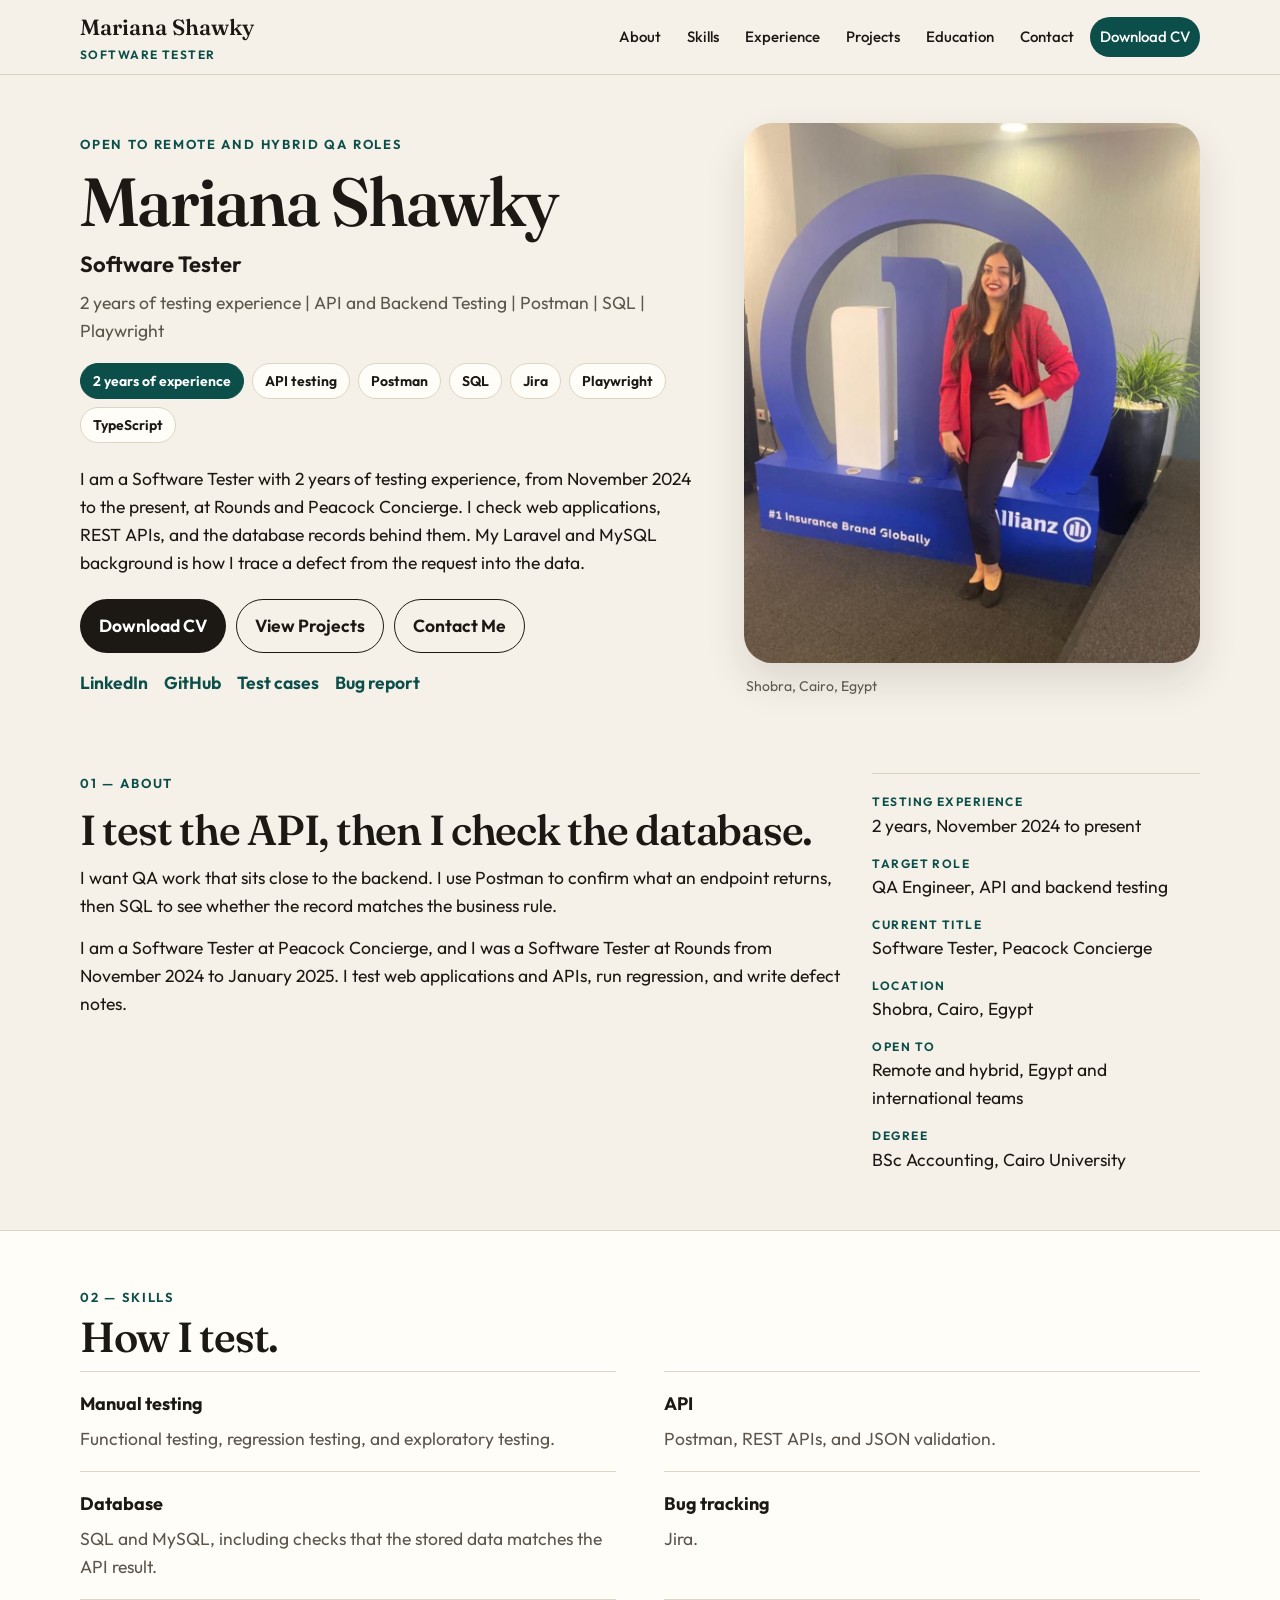
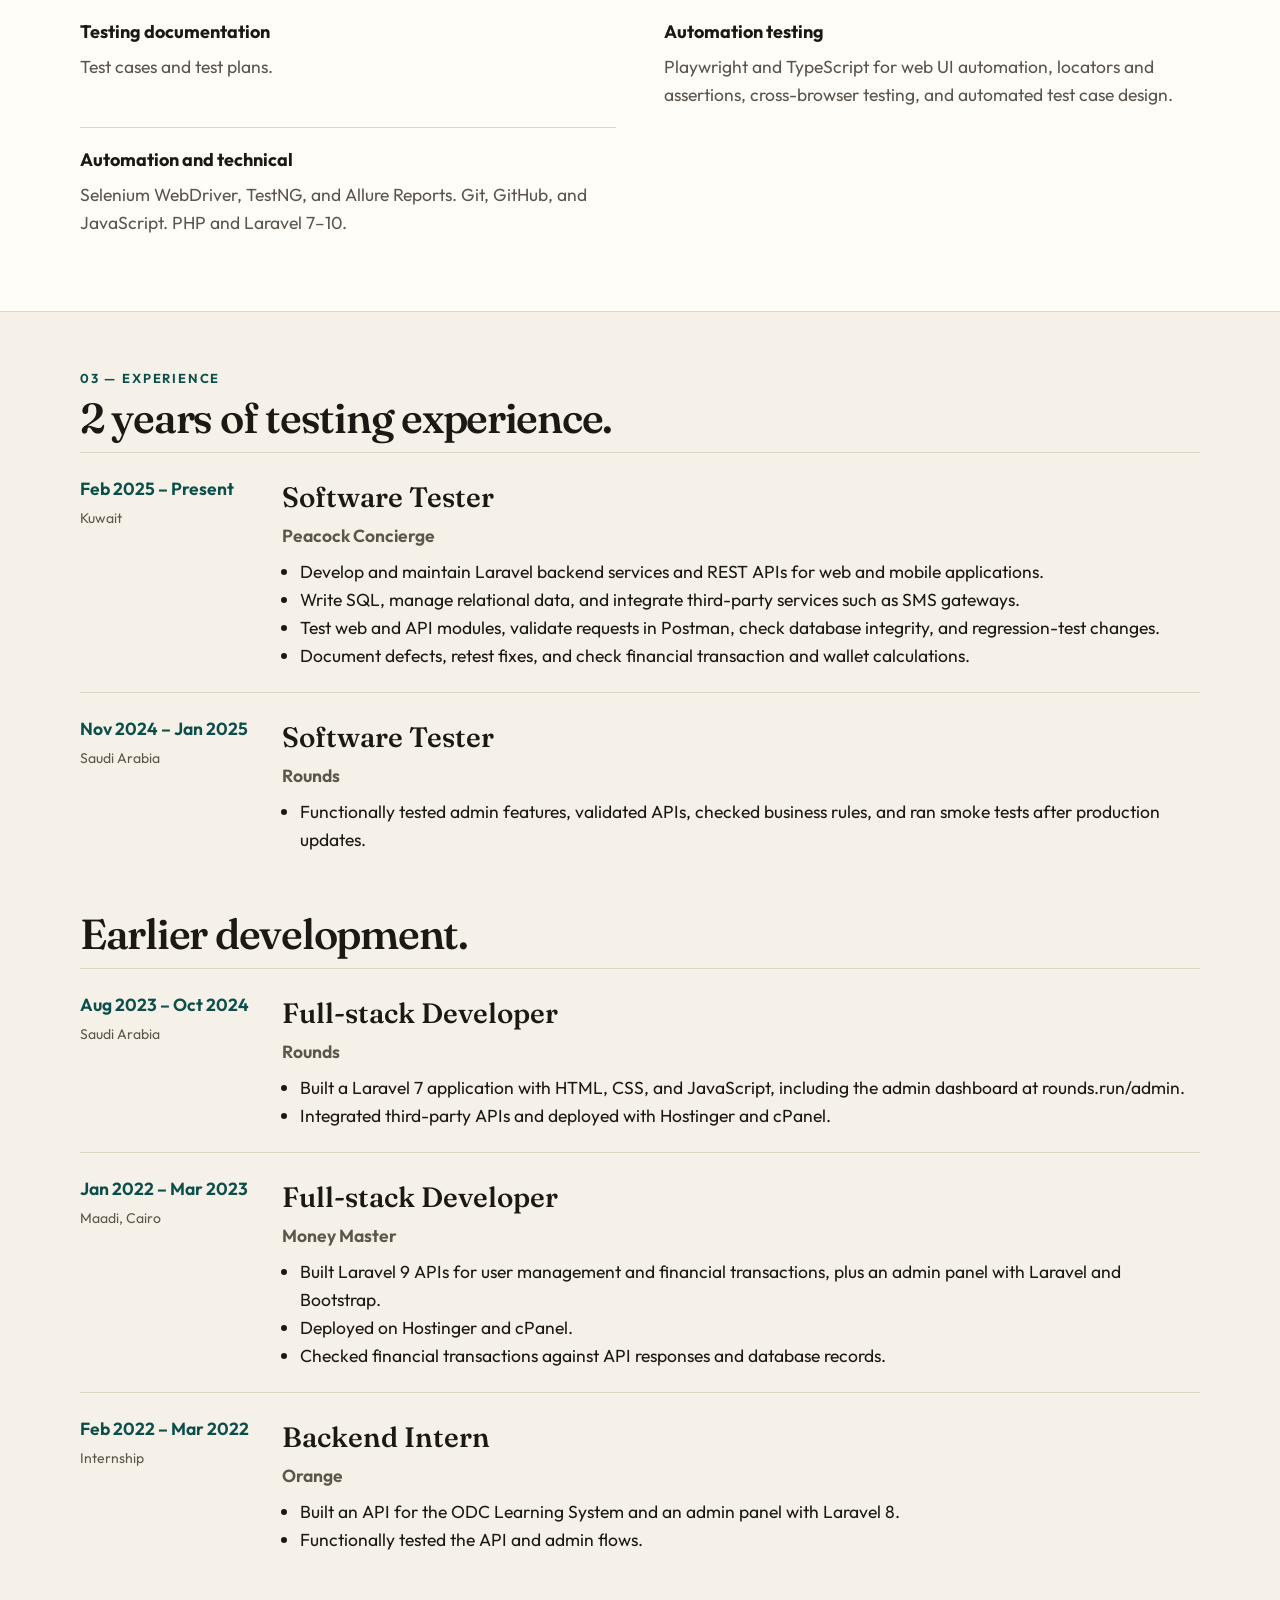
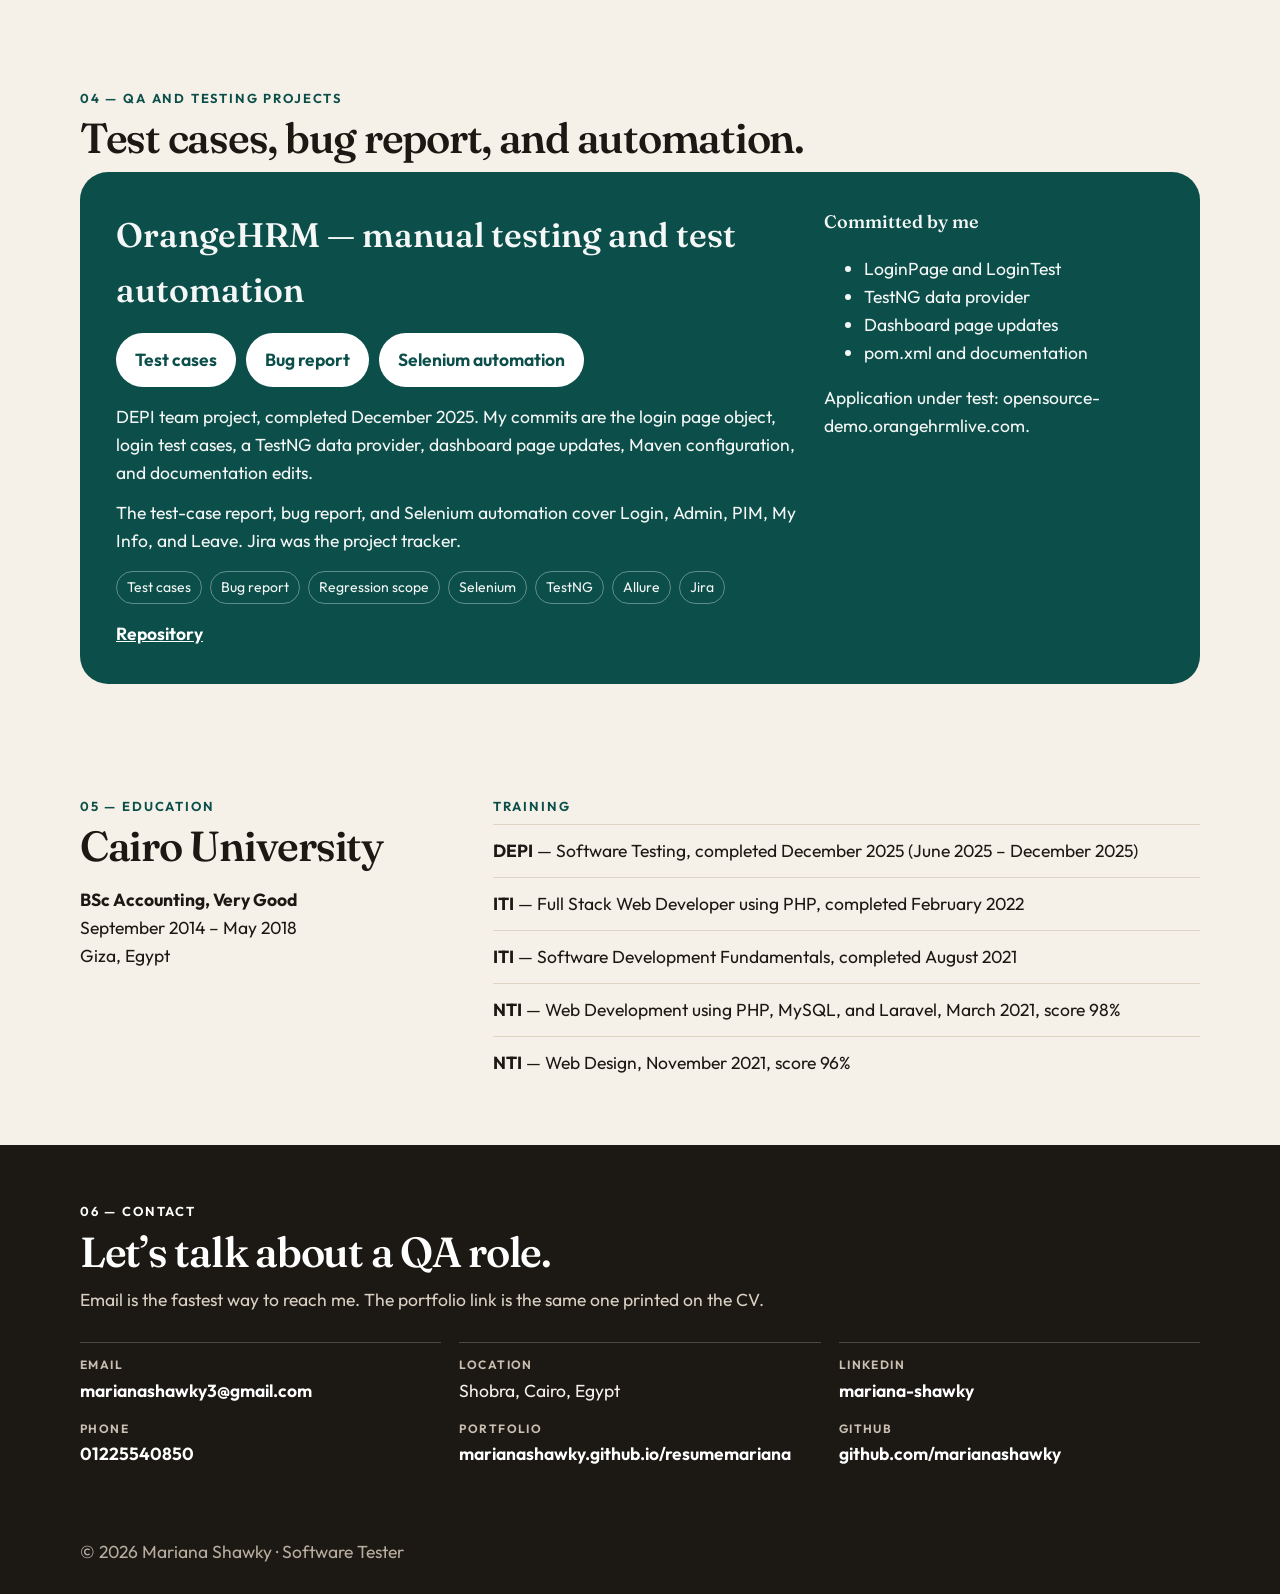
<file: index.html>
<!DOCTYPE html>
<html lang="en">
<head>
  <meta charset="UTF-8" />
  <meta name="viewport" content="width=device-width, initial-scale=1" />
  <title>Mariana Shawky | Software Tester | API and Backend QA</title>
  <meta name="description" content="Mariana Shawky is a Software Tester in Cairo with 2 years of testing experience, focused on API and backend testing with Postman, SQL, Selenium, Playwright, and TypeScript." />
  <meta name="author" content="Mariana Shawky" />
  <meta name="robots" content="index, follow" />
  <link rel="canonical" href="https://marianashawky.github.io/resumemariana/" />
  <meta property="og:type" content="website" />
  <meta property="og:title" content="Mariana Shawky | Software Tester | API and Backend QA" />
  <meta property="og:description" content="Software Tester with 2 years of testing experience, focused on API and backend testing with Postman, SQL, Selenium, Playwright, and TypeScript." />
  <meta property="og:url" content="https://marianashawky.github.io/resumemariana/" />
  <meta property="og:image" content="https://marianashawky.github.io/resumemariana/imgs/WhatsApp%20Image%202025-08-13%20at%203.09.42%20PM%20(1).jpeg" />
  <meta name="theme-color" content="#0c4f4a" />
  <link rel="icon" href="data:image/svg+xml,%3Csvg xmlns='http://www.w3.org/2000/svg' viewBox='0 0 64 64'%3E%3Crect width='64' height='64' rx='8' fill='%230c4f4a'/%3E%3Ctext x='32' y='42' text-anchor='middle' font-family='Georgia,serif' font-size='26' fill='white'%3EMS%3C/text%3E%3C/svg%3E" />
  <link rel="preconnect" href="https://fonts.googleapis.com" />
  <link rel="preconnect" href="https://fonts.gstatic.com" crossorigin />
  <link href="https://fonts.googleapis.com/css2?family=Fraunces:opsz,wght@9..144,560;9..144,680&amp;family=Outfit:wght@400;500;650&amp;display=swap" rel="stylesheet" />
  <script type="application/ld+json">
  {
    "@context": "https://schema.org",
    "@type": "Person",
    "name": "Mariana Shawky",
    "jobTitle": "Software Tester",
    "email": "mailto:marianashawky3@gmail.com",
    "telephone": "+201225540850",
    "url": "https://marianashawky.github.io/resumemariana/",
    "address": { "@type": "PostalAddress", "addressLocality": "Cairo", "addressCountry": "EG" },
    "sameAs": [
      "https://www.linkedin.com/in/mariana-shawky-5a37a4198/",
      "https://github.com/marianashawky"
    ]
  }
  </script>
  <style>
    :root {
      --ink: #1c1915;
      --teal: #0c4f4a;
      --teal-2: #14675f;
      --cream: #f6f1e8;
      --paper: #fffdf8;
      --sand: #ebe3d4;
      --muted: #5c564c;
      --line: #ddd4c4;
      --max: 1120px;
    }
    * { box-sizing: border-box; }
    html { scroll-behavior: smooth; }
    body {
      margin: 0;
      background: var(--cream);
      color: var(--ink);
      font-family: Outfit, "Segoe UI", sans-serif;
      font-size: 17.5px;
      line-height: 1.6;
    }
    img { max-width: 100%; display: block; }
    a { color: var(--teal); }
    :focus-visible { outline: 3px solid var(--teal); outline-offset: 3px; }
    .skip { position: absolute; left: 12px; top: -48px; background: var(--teal); color: #fff; padding: 8px 12px; z-index: 20; }
    .skip:focus { top: 12px; }
    .wrap { width: min(var(--max), calc(100% - 40px)); margin: 0 auto; }
    .site-header {
      position: sticky; top: 0; z-index: 30;
      background: rgba(246, 241, 232, 0.94);
      border-bottom: 1px solid var(--line);
      backdrop-filter: blur(8px);
    }
    .header-inner {
      width: min(var(--max), calc(100% - 40px));
      margin: 0 auto; min-height: 74px;
      display: flex; align-items: center; justify-content: space-between; gap: 16px;
    }
    .brand { text-decoration: none; color: var(--ink); font-family: Fraunces, Georgia, serif; font-size: 22px; font-weight: 560; }
    .brand small { display: block; font-family: Outfit, sans-serif; font-size: 12px; letter-spacing: 0.12em; text-transform: uppercase; color: var(--teal); font-weight: 650; }
    .nav-toggle { display: none; border: 1px solid var(--line); background: var(--paper); border-radius: 8px; padding: 8px 10px; }
    .nav-toggle span { display: block; width: 18px; height: 2px; background: var(--ink); margin: 4px 0; }
    #site-nav { display: flex; align-items: center; gap: 6px; }
    #site-nav a { color: var(--ink); text-decoration: none; font-weight: 500; font-size: 15px; padding: 8px 10px; }
    #site-nav a:hover, #site-nav a.active { color: var(--teal); }
    .nav-cv { background: var(--teal); color: #fff !important; border-radius: 999px; }
    .nav-cv:hover { background: var(--teal-2); }
    .hero { padding: 48px 0 20px; }
    .hero-grid { display: grid; grid-template-columns: 1.15fr 0.85fr; gap: 48px; align-items: end; }
    .kicker { margin: 0 0 14px; color: var(--teal); font-weight: 650; letter-spacing: 0.14em; text-transform: uppercase; font-size: 13px; }
    h1 { font-family: Fraunces, Georgia, serif; font-size: 68px; line-height: 0.95; font-weight: 560; margin: 0 0 14px; letter-spacing: -0.03em; }
    .role { margin: 0; font-size: 22px; font-weight: 650; }
    .subtitle { margin: 6px 0 18px; color: var(--muted); }
    .intro { margin: 0 0 22px; max-width: 58ch; }
    .stats { display: flex; flex-wrap: wrap; gap: 8px; margin: 0 0 22px; padding: 0; list-style: none; }
    .stats li { background: var(--paper); border: 1px solid var(--line); border-radius: 999px; padding: 6px 12px; font-size: 14px; font-weight: 650; }
    .stats li:first-child { background: var(--teal); color: #fff; border-color: var(--teal); }
    .cta { display: flex; flex-wrap: wrap; gap: 10px; }
    .btn { display: inline-flex; align-items: center; text-decoration: none; border-radius: 999px; padding: 12px 18px; font-weight: 650; border: 1px solid transparent; }
    .btn.primary { background: var(--ink); color: #fff; }
    .btn.primary:hover { background: var(--teal); color: #fff; }
    .btn.secondary { background: transparent; color: var(--ink); border-color: var(--ink); }
    .btn.secondary:hover { background: var(--ink); color: #fff; }
    .socials { display: flex; flex-wrap: wrap; gap: 12px 16px; margin-top: 16px; font-weight: 650; }
    .socials a { text-decoration: none; }
    .portrait { margin: 0; }
    .portrait img { width: 100%; height: 540px; object-fit: cover; object-position: center 12%; border-radius: 28px; box-shadow: 0 18px 40px rgba(28, 25, 21, 0.12); }
    .portrait figcaption { margin: 12px 2px 0; color: var(--muted); font-size: 14px; }
    .repo-links { display: flex; flex-wrap: wrap; gap: 8px 16px; margin: 16px 0 0; padding: 0; list-style: none; }
    .repo-links a { color: #fff; font-weight: 650; }
    section { padding: 56px 0; }
    section[id] { scroll-margin-top: 76px; }
    .section-label { margin: 0 0 8px; color: var(--teal); font-size: 13px; font-weight: 650; letter-spacing: 0.14em; text-transform: uppercase; }
    h2 { font-family: Fraunces, Georgia, serif; font-size: 42px; font-weight: 560; line-height: 1.05; margin: 0 0 12px; letter-spacing: -0.03em; }
    .section-lead { margin: 0 0 28px; max-width: 68ch; color: var(--muted); }
    .about-grid { display: grid; grid-template-columns: 1.4fr 0.6fr; gap: 28px; align-items: start; }
    .about-grid p { margin: 0 0 14px; }
    .facts { list-style: none; margin: 0; padding: 18px 0 0; border-top: 1px solid var(--line); display: grid; gap: 14px; }
    .facts span { display: block; font-size: 12px; letter-spacing: 0.12em; text-transform: uppercase; color: var(--teal); font-weight: 650; }
    .band { background: var(--paper); border-block: 1px solid var(--line); }
    .skills { display: grid; grid-template-columns: 1fr 1fr; gap: 0 48px; }
    .skill { padding: 18px 0; border-top: 1px solid var(--line); }
    .skill h3 { margin: 0 0 6px; font-size: 18px; }
    .skill p { margin: 0; color: var(--muted); }
    .timeline { display: grid; gap: 0; }
    .job { display: grid; grid-template-columns: 180px 1fr; gap: 22px; padding: 22px 0; border-top: 1px solid var(--line); }
    .when { margin: 0; color: var(--teal); font-weight: 650; }
    .where { margin: 4px 0 0; color: var(--muted); font-size: 14px; }
    .job h3 { margin: 0; font-family: Fraunces, Georgia, serif; font-size: 28px; font-weight: 560; }
    .job .company { margin: 2px 0 8px; color: var(--muted); font-weight: 650; }
    .job ul { margin: 0; padding-left: 18px; }
    .earlier { margin-top: 36px; }
    .project {
      background: var(--teal); color: #f4f7f6;
      border-radius: 28px; padding: 36px;
      display: grid; grid-template-columns: 1.4fr 0.7fr; gap: 28px;
    }
    .project h3 { font-family: Fraunces, Georgia, serif; font-size: 34px; font-weight: 560; margin: 0 0 8px; }
    .project .cta { margin: 16px 0; }
    .project p { margin: 0 0 12px; }
    .project a { color: #fff; }
    .project .btn { background: #fff; color: var(--teal); }
    .project .btn:hover { background: var(--cream); }
    .tags { display: flex; flex-wrap: wrap; gap: 8px; margin: 16px 0; padding: 0; list-style: none; }
    .tags li { border: 1px solid rgba(255,255,255,.35); border-radius: 999px; padding: 4px 10px; font-size: 14px; }
    .side h3 { margin-top: 0; font-size: 18px; }
    .edu { display: grid; grid-template-columns: 0.7fr 1.3fr; gap: 32px; }
    .cert-list { list-style: none; margin: 0; padding: 0; }
    .cert-list li { padding: 12px 0; border-top: 1px solid var(--line); }
    .contact-band { background: var(--ink); color: #f6f1e8; }
    .contact-band h2, .contact-band .section-label { color: #fff; }
    .contact-band .section-lead { color: #d9d0c2; }
    .contact-grid { display: grid; grid-template-columns: 1fr 1fr 1fr; gap: 18px; }
    .contact-grid span { display: block; font-size: 12px; letter-spacing: 0.12em; text-transform: uppercase; color: #c9bfb1; font-weight: 650; }
    .contact-grid p { margin: 2px 0 14px; }
    .contact-grid a { color: #fff; font-weight: 650; text-decoration: none; }
    .contact-grid article { border-top: 1px solid rgba(255,255,255,.2); padding-top: 12px; }
    footer { background: var(--ink); color: #b7ad9f; padding: 0 0 28px; }
    @media (max-width: 900px) {
      h1 { font-size: 32px; line-height: 1.05; margin: 0; }
      .hero { padding: 22px 0 8px; }
      .about-grid, .skills, .job, .project, .edu, .contact-grid { grid-template-columns: 1fr; }
      .hero-grid {
        display: grid;
        grid-template-columns: 116px minmax(0, 1fr);
        column-gap: 16px;
        align-items: center;
      }
      .hero-copy { display: contents; }
      .portrait {
        grid-column: 1;
        grid-row: 2;
        width: 116px;
        height: 116px;
        margin: 0;
        border-radius: 50%;
        overflow: hidden;
        align-self: center;
        box-shadow: 0 0 0 3px var(--paper), 0 10px 24px rgba(28, 25, 21, 0.16);
      }
      .portrait img {
        width: 397px;
        max-width: none;
        height: auto;
        margin: -75px 0 0 -178px;
        border-radius: 0;
        box-shadow: none;
        object-fit: unset;
      }
      .portrait figcaption { display: none; }
      .kicker { grid-column: 1 / -1; grid-row: 1; margin: 0 0 16px; }
      .nameplate { grid-column: 2; grid-row: 2; align-self: center; }
      .role { margin: 2px 0 0; font-size: 16px; }
      .subtitle, .stats, .intro, .cta, .socials { grid-column: 1 / -1; }
      .subtitle { margin-top: 18px; }
      .header-inner { min-height: 64px; }
      .nav-toggle {
        display: grid;
        place-items: center;
        width: 44px;
        height: 44px;
        padding: 0;
        border-radius: 50%;
        position: relative;
      }
      .nav-toggle span:nth-child(-n + 3) {
        position: absolute;
        left: 13px;
        top: 21px;
        width: 18px;
        height: 2px;
        margin: 0;
        transition: transform 0.2s ease, opacity 0.2s ease;
      }
      .nav-toggle span:nth-child(1) { transform: translateY(-6px); }
      .nav-toggle span:nth-child(2) { transform: none; }
      .nav-toggle span:nth-child(3) { transform: translateY(6px); }
      .nav-toggle[aria-expanded="true"] span:nth-child(1) { transform: rotate(45deg); }
      .nav-toggle[aria-expanded="true"] span:nth-child(2) { opacity: 0; }
      .nav-toggle[aria-expanded="true"] span:nth-child(3) { transform: rotate(-45deg); }
      #site-nav {
        display: none;
        position: absolute;
        left: 14px;
        right: 14px;
        top: 70px;
        background: var(--paper);
        border: 1px solid var(--line);
        border-radius: 20px;
        box-shadow: 0 18px 40px rgba(28, 25, 21, 0.14);
        flex-direction: column;
        align-items: stretch;
        gap: 2px;
        padding: 8px;
      }
      #site-nav.open { display: flex; }
      #site-nav a { padding: 12px 14px; border-radius: 12px; font-size: 16px; }
      #site-nav a:hover, #site-nav a.active { background: var(--cream); }
      #site-nav a.nav-cv,
      #site-nav a.nav-cv:hover,
      #site-nav a.nav-cv.active {
        margin-top: 4px;
        background: var(--teal);
        color: #fff;
        text-align: center;
        border-radius: 14px;
      }
    }
    @media (max-width: 640px) {
      h1 { font-size: 28px; }
      h2 { font-size: 34px; }
      .wrap, .header-inner { width: min(var(--max), calc(100% - 28px)); }
      .project { padding: 24px; }
    }
    @media (prefers-reduced-motion: reduce) { html { scroll-behavior: auto; } }
  </style>
</head>
<body>
  <a class="skip" href="#main">Skip to content</a>
  <header class="site-header">
    <div class="header-inner">
      <a class="brand" href="#home">Mariana Shawky<small>Software Tester</small></a>
      <button class="nav-toggle" type="button" aria-expanded="false" aria-controls="site-nav">
        <span></span><span></span><span></span>
        <span style="position:absolute;width:1px;height:1px;overflow:hidden;clip:rect(0 0 0 0)">Menu</span>
      </button>
      <nav id="site-nav" aria-label="Primary">
        <a href="#about">About</a>
        <a href="#skills">Skills</a>
        <a href="#experience">Experience</a>
        <a href="#projects">Projects</a>
        <a href="#education">Education</a>
        <a href="#contact">Contact</a>
        <a class="nav-cv" href="Mariana-Shawky-QA-Engineer-CV.pdf?v=11" download="Mariana-Shawky-CV.pdf" target="_blank" rel="noopener">Download CV</a>
      </nav>
    </div>
  </header>

  <main id="main">
    <section class="hero" id="home">
      <div class="wrap hero-grid">
        <div class="hero-copy">
          <p class="kicker">Open to remote and hybrid QA roles</p>
          <div class="nameplate">
            <h1>Mariana Shawky</h1>
            <p class="role">Software Tester</p>
          </div>
          <p class="subtitle">2 years of testing experience | API and Backend Testing | Postman | SQL | Playwright</p>
          <ul class="stats">
            <li>2 years of experience</li>
            <li>API testing</li>
            <li>Postman</li>
            <li>SQL</li>
            <li>Jira</li>
            <li>Playwright</li>
            <li>TypeScript</li>
          </ul>
          <p class="intro">I am a Software Tester with 2 years of testing experience, from November 2024 to the present, at Rounds and Peacock Concierge. I check web applications, REST APIs, and the database records behind them. My Laravel and MySQL background is how I trace a defect from the request into the data.</p>
          <div class="cta">
            <a class="btn primary" href="Mariana-Shawky-QA-Engineer-CV.pdf?v=11" download="Mariana-Shawky-CV.pdf" target="_blank" rel="noopener">Download CV</a>
            <a class="btn secondary" href="#projects">View Projects</a>
            <a class="btn secondary" href="#contact">Contact Me</a>
          </div>
          <div class="socials">
            <a href="https://www.linkedin.com/in/mariana-shawky-5a37a4198/" target="_blank" rel="noopener noreferrer">LinkedIn</a>
            <a href="https://github.com/marianashawky" target="_blank" rel="noopener noreferrer">GitHub</a>
            <a href="https://github.com/youssefzaafan/DEPI-Graduation-Project/blob/main/Manual%20Testing/testcaseReport.html" target="_blank" rel="noopener noreferrer">Test cases</a>
            <a href="https://github.com/youssefzaafan/DEPI-Graduation-Project/blob/main/Manual%20Testing/BugReport.html" target="_blank" rel="noopener noreferrer">Bug report</a>
          </div>
        </div>
        <figure class="portrait">
          <img src="imgs/WhatsApp Image 2025-08-13 at 3.09.42 PM (1).jpeg" alt="Mariana Shawky" width="640" height="800" />
          <figcaption>Shobra, Cairo, Egypt</figcaption>
        </figure>
      </div>
    </section>

    <section id="about">
      <div class="wrap about-grid">
        <div>
          <p class="section-label">01 — About</p>
          <h2>I test the API, then I check the database.</h2>
          <p>I want QA work that sits close to the backend. I use Postman to confirm what an endpoint returns, then SQL to see whether the record matches the business rule.</p>
          <p>I am a Software Tester at Peacock Concierge, and I was a Software Tester at Rounds from November 2024 to January 2025. I test web applications and APIs, run regression, and write defect notes.</p>
        </div>
        <aside>
          <ul class="facts">
            <li><span>Testing experience</span> 2 years, November 2024 to present</li>
            <li><span>Target role</span> QA Engineer, API and backend testing</li>
            <li><span>Current title</span> Software Tester, Peacock Concierge</li>
            <li><span>Location</span> Shobra, Cairo, Egypt</li>
            <li><span>Open to</span> Remote and hybrid, Egypt and international teams</li>
            <li><span>Degree</span> BSc Accounting, Cairo University</li>
          </ul>
        </aside>
      </div>
    </section>

    <section class="band" id="skills">
      <div class="wrap">
        <p class="section-label">02 — Skills</p>
        <h2>How I test.</h2>
        <div class="skills">
          <article class="skill">
            <h3>Manual testing</h3>
            <p>Functional testing, regression testing, and exploratory testing.</p>
          </article>
          <article class="skill">
            <h3>API</h3>
            <p>Postman, REST APIs, and JSON validation.</p>
          </article>
          <article class="skill">
            <h3>Database</h3>
            <p>SQL and MySQL, including checks that the stored data matches the API result.</p>
          </article>
          <article class="skill">
            <h3>Bug tracking</h3>
            <p>Jira.</p>
          </article>
          <article class="skill">
            <h3>Testing documentation</h3>
            <p>Test cases and test plans.</p>
          </article>
          <article class="skill">
            <h3>Automation testing</h3>
            <p>Playwright and TypeScript for web UI automation, locators and assertions, cross-browser testing, and automated test case design.</p>
          </article>
          <article class="skill">
            <h3>Automation and technical</h3>
            <p>Selenium WebDriver, TestNG, and Allure Reports. Git, GitHub, and JavaScript. PHP and Laravel 7–10.</p>
          </article>
        </div>
      </div>
    </section>

    <section id="experience">
      <div class="wrap">
        <p class="section-label">03 — Experience</p>
        <h2>2 years of testing experience.</h2>
        <div class="timeline">
          <article class="job">
            <div>
              <p class="when">Feb 2025 – Present</p>
              <p class="where">Kuwait</p>
            </div>
            <div>
              <h3>Software Tester</h3>
              <p class="company">Peacock Concierge</p>
              <ul>
                <li>Develop and maintain Laravel backend services and REST APIs for web and mobile applications.</li>
                <li>Write SQL, manage relational data, and integrate third-party services such as SMS gateways.</li>
                <li>Test web and API modules, validate requests in Postman, check database integrity, and regression-test changes.</li>
                <li>Document defects, retest fixes, and check financial transaction and wallet calculations.</li>
              </ul>
            </div>
          </article>
          <article class="job">
            <div>
              <p class="when">Nov 2024 – Jan 2025</p>
              <p class="where">Saudi Arabia</p>
            </div>
            <div>
              <h3>Software Tester</h3>
              <p class="company">Rounds</p>
              <ul>
                <li>Functionally tested admin features, validated APIs, checked business rules, and ran smoke tests after production updates.</li>
              </ul>
            </div>
          </article>
        </div>
        <div class="earlier">
          <h2>Earlier development.</h2>
          <div class="timeline">
            <article class="job">
              <div>
                <p class="when">Aug 2023 – Oct 2024</p>
                <p class="where">Saudi Arabia</p>
              </div>
              <div>
                <h3>Full-stack Developer</h3>
                <p class="company">Rounds</p>
                <ul>
                  <li>Built a Laravel 7 application with HTML, CSS, and JavaScript, including the admin dashboard at rounds.run/admin.</li>
                  <li>Integrated third-party APIs and deployed with Hostinger and cPanel.</li>
                </ul>
              </div>
            </article>
            <article class="job">
              <div>
                <p class="when">Jan 2022 – Mar 2023</p>
                <p class="where">Maadi, Cairo</p>
              </div>
              <div>
                <h3>Full-stack Developer</h3>
                <p class="company">Money Master</p>
                <ul>
                  <li>Built Laravel 9 APIs for user management and financial transactions, plus an admin panel with Laravel and Bootstrap.</li>
                  <li>Deployed on Hostinger and cPanel.</li>
                  <li>Checked financial transactions against API responses and database records.</li>
                </ul>
              </div>
            </article>
            <article class="job">
              <div>
                <p class="when">Feb 2022 – Mar 2022</p>
                <p class="where">Internship</p>
              </div>
              <div>
                <h3>Backend Intern</h3>
                <p class="company">Orange</p>
                <ul>
                  <li>Built an API for the ODC Learning System and an admin panel with Laravel 8.</li>
                  <li>Functionally tested the API and admin flows.</li>
                </ul>
              </div>
            </article>
          </div>
        </div>
      </div>
    </section>

    <section id="projects">
      <div class="wrap">
        <p class="section-label">04 — QA and testing projects</p>
        <h2>Test cases, bug report, and automation.</h2>
        <article class="project">
          <div>
            <h3>OrangeHRM — manual testing and test automation</h3>
            <div class="cta">
              <a class="btn" href="https://github.com/youssefzaafan/DEPI-Graduation-Project/blob/main/Manual%20Testing/testcaseReport.html" target="_blank" rel="noopener noreferrer">Test cases</a>
              <a class="btn" href="https://github.com/youssefzaafan/DEPI-Graduation-Project/blob/main/Manual%20Testing/BugReport.html" target="_blank" rel="noopener noreferrer">Bug report</a>
              <a class="btn" href="https://github.com/youssefzaafan/DEPI-Graduation-Project/tree/main/Automation%20Testing" target="_blank" rel="noopener noreferrer">Selenium automation</a>
            </div>
            <p>DEPI team project, completed December 2025. My commits are the login page object, login test cases, a TestNG data provider, dashboard page updates, Maven configuration, and documentation edits.</p>
            <p>The test-case report, bug report, and Selenium automation cover Login, Admin, PIM, My Info, and Leave. Jira was the project tracker.</p>
            <ul class="tags">
              <li>Test cases</li>
              <li>Bug report</li>
              <li>Regression scope</li>
              <li>Selenium</li>
              <li>TestNG</li>
              <li>Allure</li>
              <li>Jira</li>
            </ul>
            <ul class="repo-links">
              <li><a href="https://github.com/youssefzaafan/DEPI-Graduation-Project/" target="_blank" rel="noopener noreferrer">Repository</a></li>
            </ul>
          </div>
          <aside class="side">
            <h3>Committed by me</h3>
            <ul>
              <li>LoginPage and LoginTest</li>
              <li>TestNG data provider</li>
              <li>Dashboard page updates</li>
              <li>pom.xml and documentation</li>
            </ul>
            <p>Application under test: opensource-demo.orangehrmlive.com.</p>
          </aside>
        </article>
      </div>
    </section>

    <section id="education">
      <div class="wrap edu">
        <div>
          <p class="section-label">05 — Education</p>
          <h2>Cairo University</h2>
          <p><strong>BSc Accounting, Very Good</strong><br />September 2014 – May 2018<br />Giza, Egypt</p>
        </div>
        <div>
          <p class="section-label">Training</p>
          <ul class="cert-list">
            <li><strong>DEPI</strong> — Software Testing, completed December 2025 (June 2025 – December 2025)</li>
            <li><strong>ITI</strong> — Full Stack Web Developer using PHP, completed February 2022</li>
            <li><strong>ITI</strong> — Software Development Fundamentals, completed August 2021</li>
            <li><strong>NTI</strong> — Web Development using PHP, MySQL, and Laravel, March 2021, score 98%</li>
            <li><strong>NTI</strong> — Web Design, November 2021, score 96%</li>
          </ul>
        </div>
      </div>
    </section>

    <section class="contact-band" id="contact">
      <div class="wrap">
        <p class="section-label">06 — Contact</p>
        <h2>Let’s talk about a QA role.</h2>
        <p class="section-lead">Email is the fastest way to reach me. The portfolio link is the same one printed on the CV.</p>
        <div class="contact-grid">
          <article>
            <span>Email</span>
            <p><a href="mailto:marianashawky3@gmail.com">marianashawky3@gmail.com</a></p>
            <span>Phone</span>
            <p><a href="tel:+201225540850">01225540850</a></p>
          </article>
          <article>
            <span>Location</span>
            <p>Shobra, Cairo, Egypt</p>
            <span>Portfolio</span>
            <p><a href="https://marianashawky.github.io/resumemariana/">marianashawky.github.io/resumemariana</a></p>
          </article>
          <article>
            <span>LinkedIn</span>
            <p><a href="https://www.linkedin.com/in/mariana-shawky-5a37a4198/" target="_blank" rel="noopener noreferrer">mariana-shawky</a></p>
            <span>GitHub</span>
            <p><a href="https://github.com/marianashawky" target="_blank" rel="noopener noreferrer">github.com/marianashawky</a></p>
          </article>
        </div>
      </div>
    </section>
  </main>
  <footer>
    <div class="wrap">© <span id="year"></span> Mariana Shawky · Software Tester</div>
  </footer>
  <script>
    document.getElementById("year").textContent = new Date().getFullYear();
    const toggle = document.querySelector(".nav-toggle");
    const nav = document.querySelector("#site-nav");
    toggle.addEventListener("click", () => {
      const open = nav.classList.toggle("open");
      toggle.setAttribute("aria-expanded", String(open));
    });
    nav.querySelectorAll("a").forEach((link) => {
      link.addEventListener("click", () => {
        setTimeout(() => {
          nav.classList.remove("open");
          toggle.setAttribute("aria-expanded", "false");
        }, 300);
      });
    });
    const sections = [...document.querySelectorAll("main section[id]")];
    const links = [...nav.querySelectorAll("a[href^='#']")];
    const onScroll = () => {
      const pos = window.scrollY + 100;
      let id = "home";
      for (const section of sections) if (pos >= section.offsetTop) id = section.id;
      links.forEach((link) => link.classList.toggle("active", link.getAttribute("href") === "#" + id));
    };
    document.addEventListener("scroll", onScroll, { passive: true });
    onScroll();
  </script>
</body>
</html>
</file>
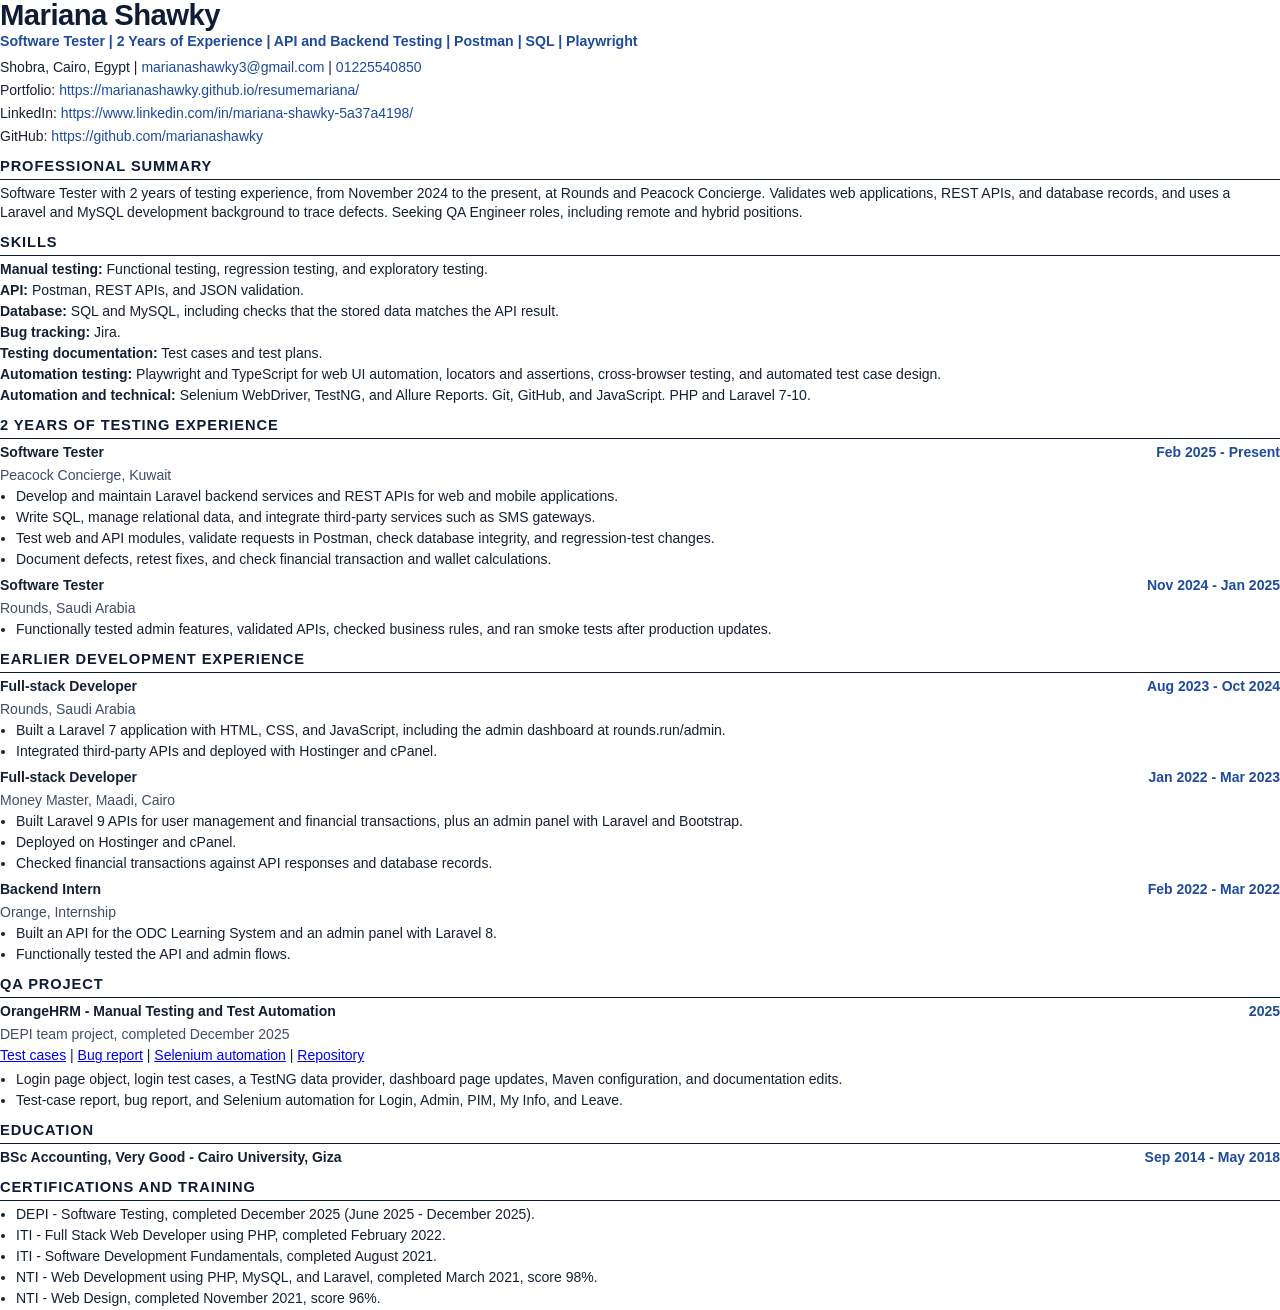
<file: cv/Mariana-Shawky-CV.html>
<!DOCTYPE html>
<html lang="en">
<head>
  <meta charset="UTF-8" />
  <title>Mariana Shawky - Software Tester CV</title>
  <style>
    @page { size: A4; margin: 11mm 13mm 12mm; }
    * { box-sizing: border-box; }
    html, body { margin: 0; padding: 0; }
    body {
      font-family: "Segoe UI", Calibri, Arial, sans-serif;
      color: #142033;
      font-size: 10.5pt;
      line-height: 1.36;
    }
    h1 { font-size: 22pt; line-height: 1; margin: 0 0 3px; color: #0e1c36; letter-spacing: -0.02em; }
    .headline { margin: 0 0 6px; color: #1f4b99; font-weight: 700; font-size: 10.6pt; }
    .contact { margin: 0 0 4px; }
    .contact a, .body a { color: #1f4b99; text-decoration: none; }
    h2 {
      font-size: 11pt;
      letter-spacing: 0.06em;
      text-transform: uppercase;
      color: #0e1c36;
      margin: 11px 0 4px;
      padding-bottom: 2px;
      border-bottom: 1.5px solid #0e1c36;
    }
    p { margin: 0 0 4px; }
    ul { margin: 2px 0 0; padding-left: 16px; }
    li { margin: 0 0 2px; }
    .role { display: flex; justify-content: space-between; gap: 12px; font-weight: 700; }
    .role span { font-weight: 600; color: #1f4b99; white-space: nowrap; }
    .meta { margin: 0 0 2px; color: #3e4e66; }
    article { margin: 0 0 7px; break-inside: avoid; }
    .skills p { margin: 0 0 2px; }
  </style>
</head>
<body>
  <header>
    <h1>Mariana Shawky</h1>
    <p class="headline">Software Tester | 2 Years of Experience | API and Backend Testing | Postman | SQL | Playwright</p>
    <p class="contact">Shobra, Cairo, Egypt | <a href="mailto:marianashawky3@gmail.com">marianashawky3@gmail.com</a> | <a href="tel:+201225540850">01225540850</a></p>
    <p class="contact">Portfolio: <a href="https://marianashawky.github.io/resumemariana/">https://marianashawky.github.io/resumemariana/</a></p>
    <p class="contact">LinkedIn: <a href="https://www.linkedin.com/in/mariana-shawky-5a37a4198/">https://www.linkedin.com/in/mariana-shawky-5a37a4198/</a></p>
    <p class="contact">GitHub: <a href="https://github.com/marianashawky">https://github.com/marianashawky</a></p>
  </header>

  <h2>Professional Summary</h2>
  <p>Software Tester with 2 years of testing experience, from November 2024 to the present, at Rounds and Peacock Concierge. Validates web applications, REST APIs, and database records, and uses a Laravel and MySQL development background to trace defects. Seeking QA Engineer roles, including remote and hybrid positions.</p>

  <h2>Skills</h2>
  <div class="skills">
    <p><strong>Manual testing:</strong> Functional testing, regression testing, and exploratory testing.</p>
    <p><strong>API:</strong> Postman, REST APIs, and JSON validation.</p>
    <p><strong>Database:</strong> SQL and MySQL, including checks that the stored data matches the API result.</p>
    <p><strong>Bug tracking:</strong> Jira.</p>
    <p><strong>Testing documentation:</strong> Test cases and test plans.</p>
    <p><strong>Automation testing:</strong> Playwright and TypeScript for web UI automation, locators and assertions, cross-browser testing, and automated test case design.</p>
    <p><strong>Automation and technical:</strong> Selenium WebDriver, TestNG, and Allure Reports. Git, GitHub, and JavaScript. PHP and Laravel 7-10.</p>
  </div>

  <h2>2 Years of Testing Experience</h2>

  <article>
    <p class="role">Software Tester <span>Feb 2025 - Present</span></p>
    <p class="meta">Peacock Concierge, Kuwait</p>
    <ul>
      <li>Develop and maintain Laravel backend services and REST APIs for web and mobile applications.</li>
      <li>Write SQL, manage relational data, and integrate third-party services such as SMS gateways.</li>
      <li>Test web and API modules, validate requests in Postman, check database integrity, and regression-test changes.</li>
      <li>Document defects, retest fixes, and check financial transaction and wallet calculations.</li>
    </ul>
  </article>

  <article>
    <p class="role">Software Tester <span>Nov 2024 - Jan 2025</span></p>
    <p class="meta">Rounds, Saudi Arabia</p>
    <ul>
      <li>Functionally tested admin features, validated APIs, checked business rules, and ran smoke tests after production updates.</li>
    </ul>
  </article>

  <h2>Earlier Development Experience</h2>

  <article>
    <p class="role">Full-stack Developer <span>Aug 2023 - Oct 2024</span></p>
    <p class="meta">Rounds, Saudi Arabia</p>
    <ul>
      <li>Built a Laravel 7 application with HTML, CSS, and JavaScript, including the admin dashboard at rounds.run/admin.</li>
      <li>Integrated third-party APIs and deployed with Hostinger and cPanel.</li>
    </ul>
  </article>

  <article>
    <p class="role">Full-stack Developer <span>Jan 2022 - Mar 2023</span></p>
    <p class="meta">Money Master, Maadi, Cairo</p>
    <ul>
      <li>Built Laravel 9 APIs for user management and financial transactions, plus an admin panel with Laravel and Bootstrap.</li>
      <li>Deployed on Hostinger and cPanel.</li>
      <li>Checked financial transactions against API responses and database records.</li>
    </ul>
  </article>

  <article>
    <p class="role">Backend Intern <span>Feb 2022 - Mar 2022</span></p>
    <p class="meta">Orange, Internship</p>
    <ul>
      <li>Built an API for the ODC Learning System and an admin panel with Laravel 8.</li>
      <li>Functionally tested the API and admin flows.</li>
    </ul>
  </article>

  <h2>QA Project</h2>
  <article>
    <p class="role">OrangeHRM - Manual Testing and Test Automation <span>2025</span></p>
    <p class="meta">DEPI team project, completed December 2025</p>
    <p><a href="https://github.com/youssefzaafan/DEPI-Graduation-Project/blob/main/Manual%20Testing/testcaseReport.html">Test cases</a> | <a href="https://github.com/youssefzaafan/DEPI-Graduation-Project/blob/main/Manual%20Testing/BugReport.html">Bug report</a> | <a href="https://github.com/youssefzaafan/DEPI-Graduation-Project/tree/main/Automation%20Testing">Selenium automation</a> | <a href="https://github.com/youssefzaafan/DEPI-Graduation-Project/">Repository</a></p>
    <ul>
      <li>Login page object, login test cases, a TestNG data provider, dashboard page updates, Maven configuration, and documentation edits.</li>
      <li>Test-case report, bug report, and Selenium automation for Login, Admin, PIM, My Info, and Leave.</li>
    </ul>
  </article>

  <h2>Education</h2>
  <p class="role">BSc Accounting, Very Good - Cairo University, Giza <span>Sep 2014 - May 2018</span></p>

  <h2>Certifications and Training</h2>
  <ul>
    <li>DEPI - Software Testing, completed December 2025 (June 2025 - December 2025).</li>
    <li>ITI - Full Stack Web Developer using PHP, completed February 2022.</li>
    <li>ITI - Software Development Fundamentals, completed August 2021.</li>
    <li>NTI - Web Development using PHP, MySQL, and Laravel, completed March 2021, score 98%.</li>
    <li>NTI - Web Design, completed November 2021, score 96%.</li>
  </ul>
</body>
</html>
</file>
